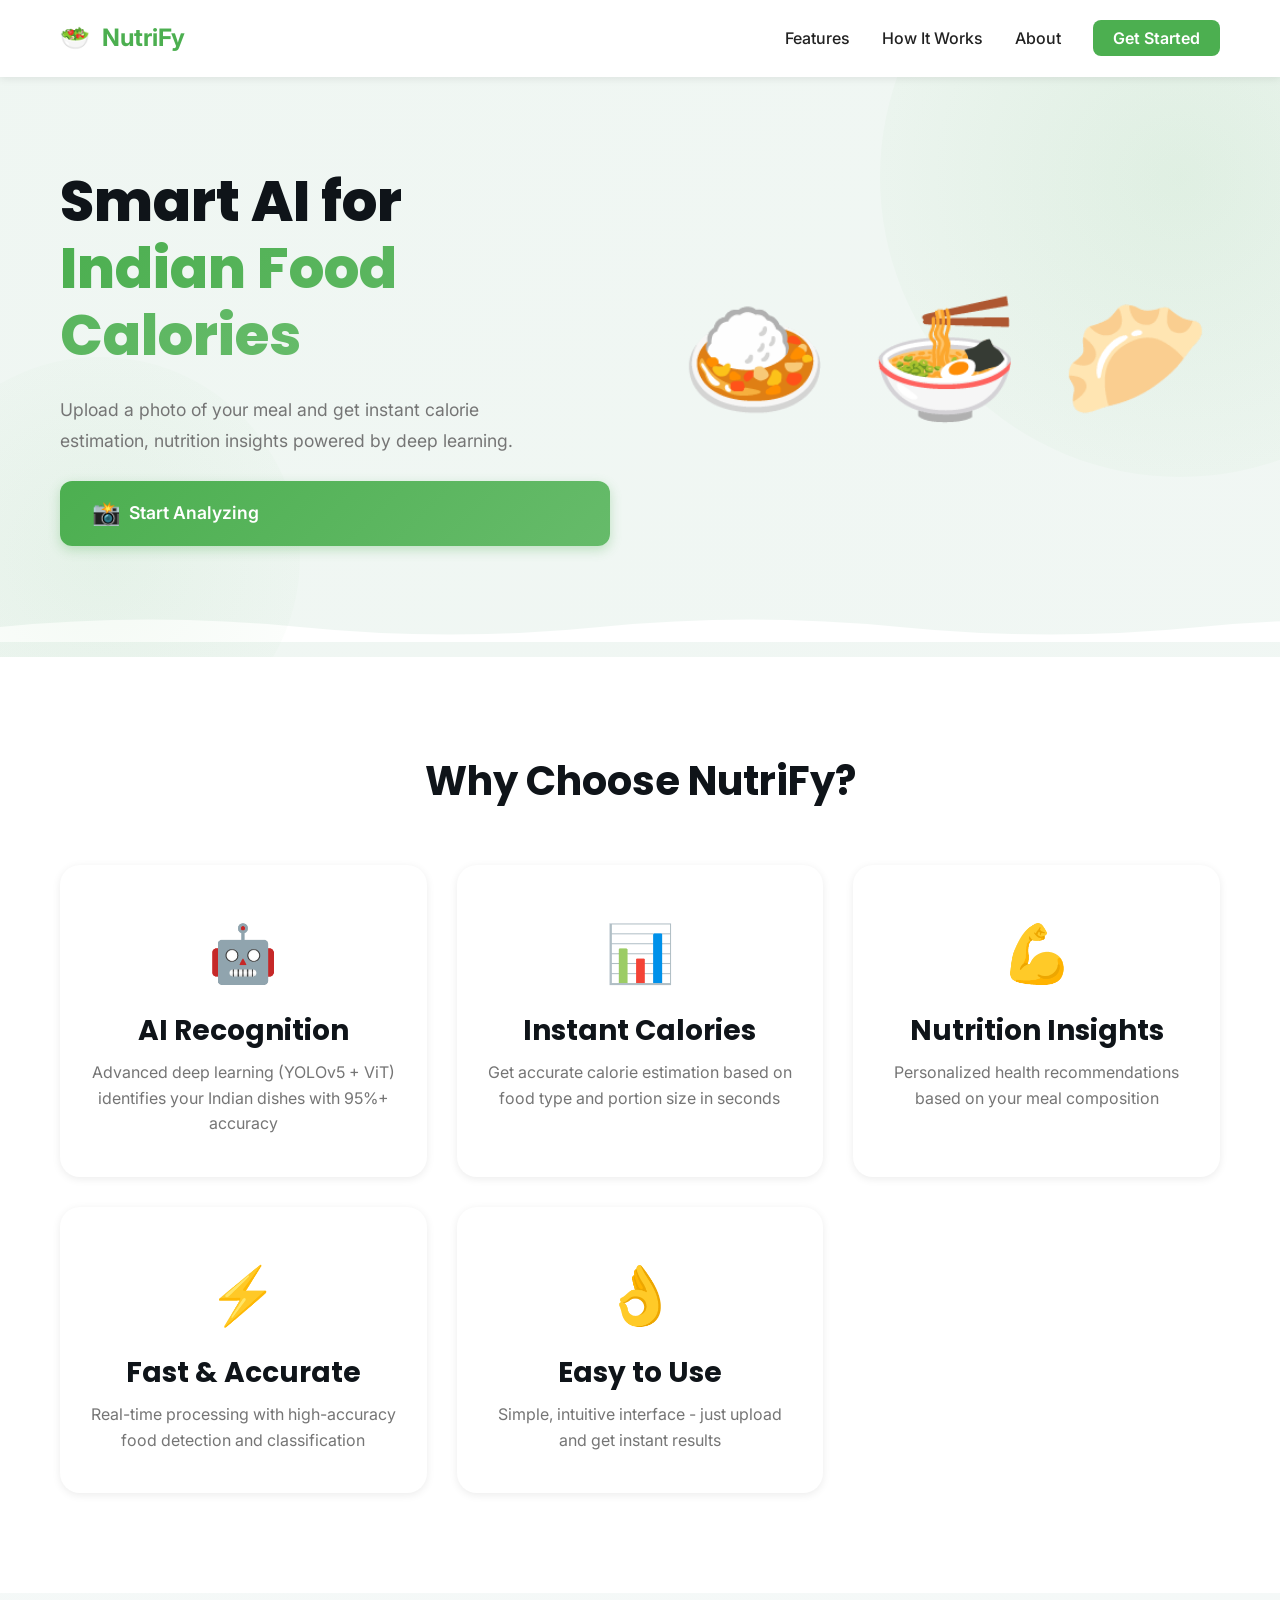
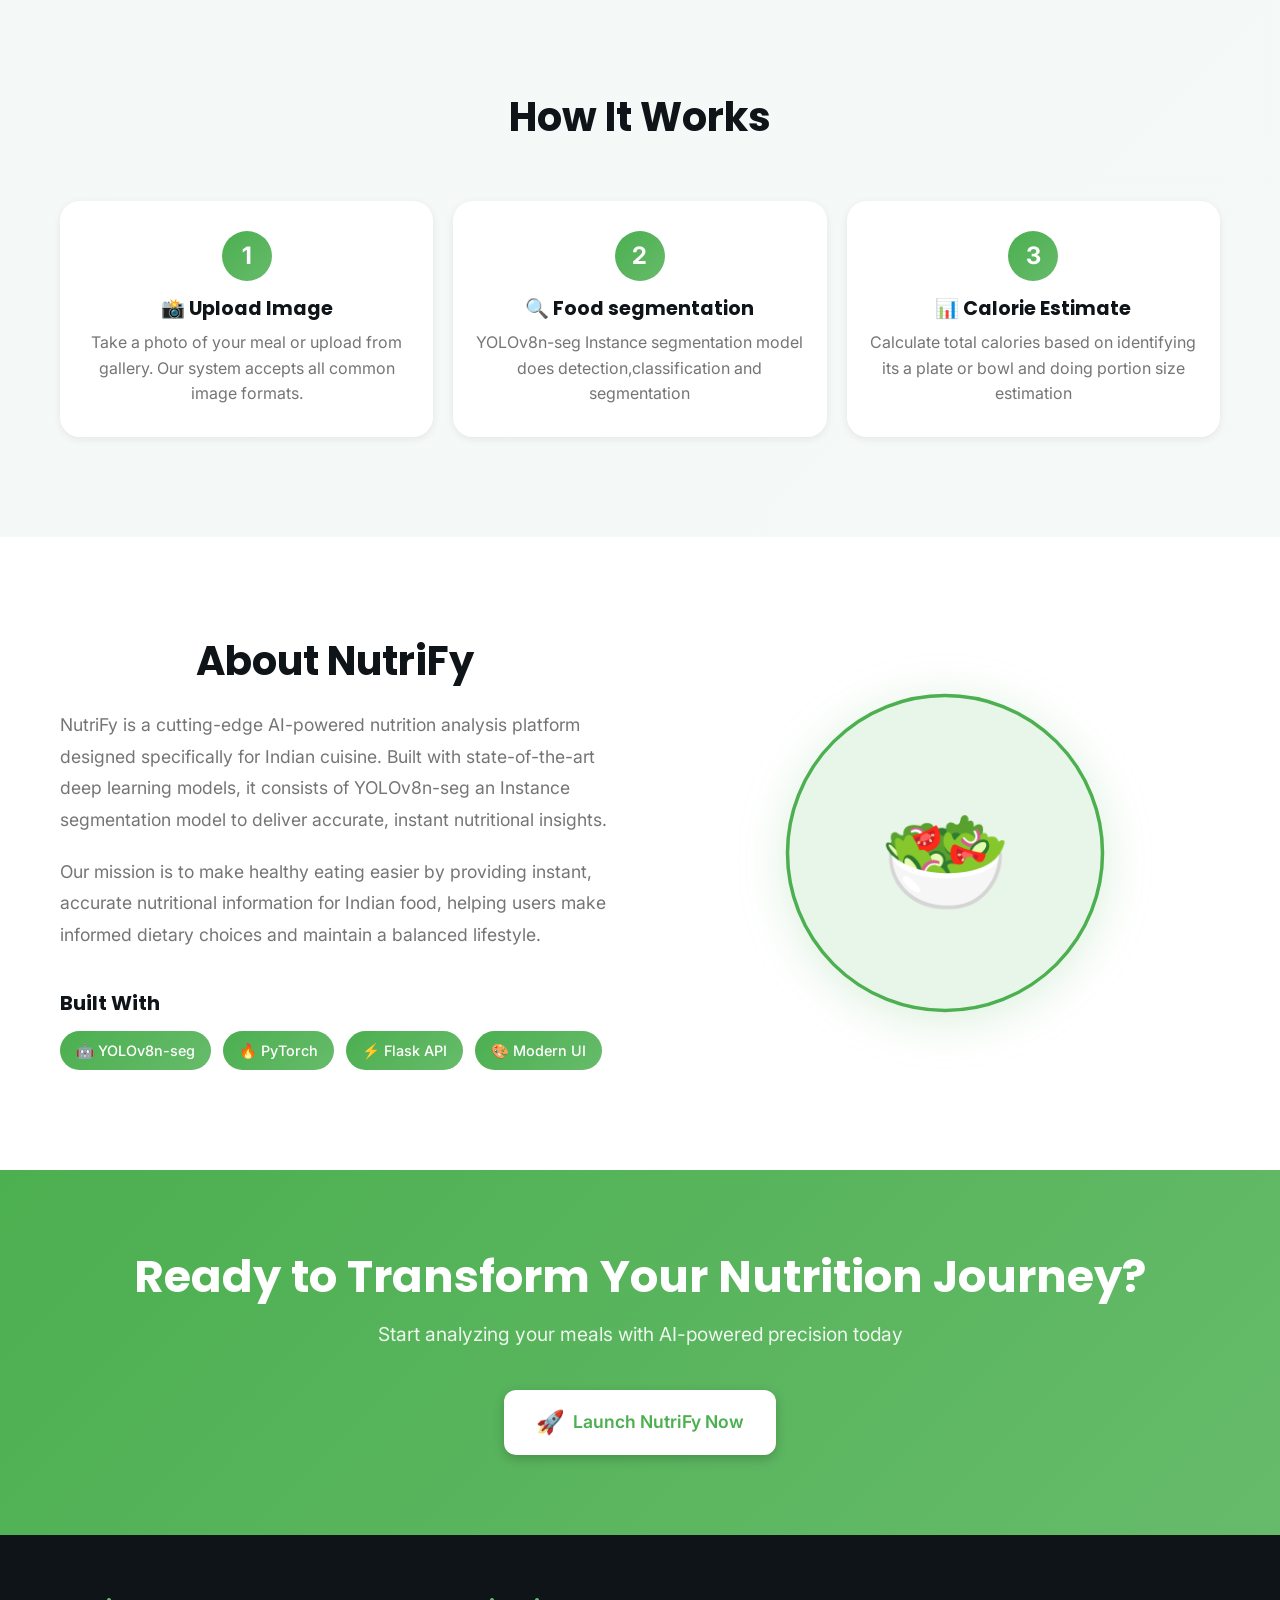
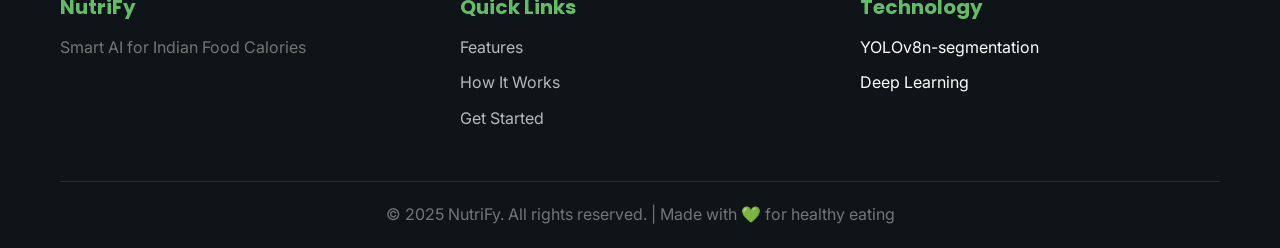
<file: frontend/index.html>
<!DOCTYPE html>
<html lang="en">
<head>
    <meta charset="UTF-8">
    <meta name="viewport" content="width=device-width, initial-scale=1.0">
    <title>NutriFy - Smart AI for Indian Food Calories</title>
    <link href="https://fonts.googleapis.com/css2?family=Poppins:wght@300;400;600;700;800&family=Inter:wght@300;400;500;600&display=swap" rel="stylesheet">
    <link rel="stylesheet" href="css/styles_v2.css">
</head>
<body>
    <!-- Navigation Bar -->
    <nav class="navbar">
        <div class="container">
            <div class="nav-wrapper">
                <div class="logo">
                    <span class="logo-icon">🥗</span>
                    <span class="logo-text">NutriFy</span>
                    
                </div>
                <ul class="nav-links">
                    <li><a href="#features" class="nav-link">Features</a></li>
                    <li><a href="#how-it-works" class="nav-link">How It Works</a></li>
                    <li><a href="#about" class="nav-link">About</a></li>
                    <li><a href="/upload" class="nav-link btn-nav">Get Started</a></li>
                </ul>
            </div>
        </div>
    </nav>

    <!-- Hero Section -->
    <section class="hero">
        <div class="container">
            <div class="hero-content">
                <div class="hero-text fade-in">
                    <h1 class="hero-title">
                        Smart AI for<br>
                        <span class="gradient-text">Indian Food Calories</span>
                    </h1>
                    <p class="hero-subtitle">
                        Upload a photo of your meal and get instant calorie estimation, nutrition insights powered by deep learning.
                    </p>
                    <a href="/upload" class="btn btn-primary btn-large fade-in-delayed-1">
                        <span class="btn-icon">📸</span>
                        Start Analyzing
                    </a>
                </div>
                <div class="hero-image fade-in-delayed-2">
                    <div class="image-placeholder">
                        <div class="animated-food">
                            <div class="food-item">🍛</div>
                            <div class="food-item">🍜</div>
                            <div class="food-item">🥟</div>
                        </div>
                    </div>
                </div>
            </div>
        </div>
        <div class="hero-wave"></div>
    </section>

    <!-- Features Section -->
    <section id="features" class="features">
        <div class="container">
            <h2 class="section-title">Why Choose NutriFy?</h2>
            <div class="features-grid">
                <!-- Feature 1: AI Recognition -->
                <div class="feature-card fade-in">
                    <div class="feature-icon ai-icon">🤖</div>
                    <h3>AI Recognition</h3>
                    <p>Advanced deep learning (YOLOv5 + ViT) identifies your Indian dishes with 95%+ accuracy</p>
                </div>

                <!-- Feature 2: Instant Calories -->
                <div class="feature-card fade-in">
                    <div class="feature-icon analytics-icon">📊</div>
                    <h3>Instant Calories</h3>
                    <p>Get accurate calorie estimation based on food type and portion size in seconds</p>
                </div>

                <!-- Feature 3: Nutrition Insights -->
                <div class="feature-card fade-in">
                    <div class="feature-icon health-icon">💪</div>
                    <h3>Nutrition Insights</h3>
                    <p>Personalized health recommendations based on your meal composition</p>
                </div>

                <!-- Feature 4: Smart Recommendations 
                <div class="feature-card fade-in">
                    <div class="feature-icon bulb-icon">💡</div>
                    <h3>Smart Recommendations</h3>
                    <p>Get intelligent suggestions to balance your daily nutrition intake</p>
                </div>-->

                <!-- Feature 5: Fast & Accurate -->
                <div class="feature-card fade-in">
                    <div class="feature-icon fast-icon">⚡</div>
                    <h3>Fast & Accurate</h3>
                    <p>Real-time processing with high-accuracy food detection and classification</p>
                </div>

                <!-- Feature 6: Easy to Use -->
                <div class="feature-card fade-in">
                    <div class="feature-icon easy-icon">👌</div>
                    <h3>Easy to Use</h3>
                    <p>Simple, intuitive interface - just upload and get instant results</p>
                </div>
            </div>
        </div>
    </section>

    <!-- How It Works Section -->
    <section id="how-it-works" class="how-it-works">
        <div class="container">
            <h2 class="section-title">How It Works</h2>
            <div class="steps-timeline">
                <!-- Step 1 -->
                <div class="timeline-item fade-in">
                    <div class="step-number">1</div>
                    <div class="step-content">
                        <h3>📸 Upload Image</h3>
                        <p>Take a photo of your meal or upload from gallery. Our system accepts all common image formats.</p>
                    </div>
                </div>

                <!-- Arrow -->
                <div class="timeline-arrow">→</div>

                <!-- Step 2 -->
                <div class="timeline-item fade-in">
                    <div class="step-number">2</div>
                    <div class="step-content">
                        <h3>🔍 Food segmentation</h3>
                        <p>YOLOv8n-seg Instance segmentation model does detection,classification and segmentation </p>
                    </div>
                </div>

                <!-- Arrow -->
                <!--<div class="timeline-arrow">→</div>-->

                <!-- Step 3 -->
                <!--<div class="timeline-item fade-in">
                    <div class="step-number">3</div>
                    <div class="step-content">
                        <h3>🧠 Classify Dishes</h3>
                        <p>Vision Transformer (ViT) classifies each food item from our Indian cuisine database.</p>
                    </div>
                </div>-->

                <!-- Arrow -->
                <div class="timeline-arrow">→</div>

                <!-- Step 4 -->
                <div class="timeline-item fade-in">
                    <div class="step-number">3</div>
                    <div class="step-content">
                        <h3>📊 Calorie Estimate</h3>
                        <p>Calculate total calories based on identifying its a plate or bowl and doing portion size estimation</p>
                    </div>
                </div>

                <!-- Arrow -->
                <div class="timeline-arrow">→</div>

                <!-- Step 5 -->
               <!-- <div class="timeline-item fade-in">
                    <div class="step-number">4</div>
                    <div class="step-content">
                        <h3>💡 Get Recommendations</h3>
                        <p>Receive personalized health insights and nutrition recommendations instantly.</p>
                    </div>
                </div>-->
            </div>
        </div>
    </section>

    <!-- About Section -->
    <section id="about" class="about">
        <div class="container">
            <div class="about-wrapper">
                <div class="about-content fade-in">
                    <h2 class="section-title">About NutriFy</h2>
                    <p>
                        NutriFy is a cutting-edge AI-powered nutrition analysis platform designed specifically for Indian cuisine. 
                        Built with state-of-the-art deep learning models, it consists of YOLOv8n-seg an Instance segmentation model 
                        to deliver accurate, instant nutritional insights.
                    </p>
                    <p>
                        Our mission is to make healthy eating easier by providing instant, accurate nutritional information for 
                        Indian food, helping users make informed dietary choices and maintain a balanced lifestyle.
                    </p>
                    <div class="tech-stack">
                        <h4>Built With</h4>
                        <div class="tech-badges">
                            <span class="badge">🤖 YOLOv8n-seg</span>
                            <span class="badge">🔥 PyTorch</span>
                            <span class="badge">⚡ Flask API</span>
                            <span class="badge">🎨 Modern UI</span>
                        </div>
                    </div>
                </div>
                <div class="about-image fade-in-delayed-1">
                    <div class="about-card">
                        <svg viewBox="0 0 200 200" class="about-illustration">
                            <circle cx="100" cy="100" r="90" fill="#e8f5e9" stroke="#4caf50" stroke-width="2"/>
                            <text x="100" y="110" text-anchor="middle" font-size="60" dominant-baseline="middle">🥗</text>
                        </svg>
                    </div>
                </div>
            </div>
        </div>
    </section>

    <!-- CTA Section -->
    <section class="cta">
        <div class="container">
            <h2>Ready to Transform Your Nutrition Journey?</h2>
            <p>Start analyzing your meals with AI-powered precision today</p>
            <a href="/upload" class="btn btn-primary btn-large">
                <span class="btn-icon">🚀</span>
                Launch NutriFy Now
            </a>
        </div>
    </section>

    <!-- Footer -->
    <footer class="footer">
        <div class="container">
            <div class="footer-content">
                <div class="footer-section">
                    <h4>NutriFy</h4>
                    <p>Smart AI for Indian Food Calories</p>
                </div>
                <div class="footer-section">
                    <h4>Quick Links</h4>
                    <ul>
                        <li><a href="#features">Features</a></li>
                        <li><a href="#how-it-works">How It Works</a></li>
                        <li><a href="/upload">Get Started</a></li>
                    </ul>
                </div>
                <div class="footer-section">
                    <h4>Technology</h4>
                    <ul>
                        <li>YOLOv8n-segmentation</li>
                        <li>Deep Learning</li>
                    </ul>
                </div>
            </div>
            <div class="footer-bottom">
                <p>&copy; 2025 NutriFy. All rights reserved. | Made with 💚 for healthy eating</p>
            </div>
        </div>
    </footer>

    <script src="js/main.js"></script>
</body>
</html>
</file>
<file: frontend/css/styles_v2.css>
/* ========================================
   NutriFy - CSS Stylesheet
   Modern, Minimal, Professional Design
   ======================================== */

/* ==================== ROOT & VARIABLES ==================== */
:root {
    --primary-color: #4caf50;
    --secondary-color: #45a049;
    --accent-color: #66bb6a;
    --dark-bg: #0f1419;
    --light-bg: #ffffff;
    --text-primary: #212121;
    --text-secondary: #757575;
    --border-color: #e0e0e0;
    --shadow-sm: 0 2px 8px rgba(0, 0, 0, 0.08);
    --shadow-md: 0 4px 16px rgba(0, 0, 0, 0.12);
    --shadow-lg: 0 8px 32px rgba(0, 0, 0, 0.16);
    --transition: all 0.3s cubic-bezier(0.4, 0, 0.2, 1);
    --radius: 12px;
    --radius-lg: 20px;
}

/* ==================== RESET & GLOBAL ==================== */
* {
    margin: 0;
    padding: 0;
    box-sizing: border-box;
}

html {
    scroll-behavior: smooth;
}

body {
    font-family: 'Inter', -apple-system, BlinkMacSystemFont, 'Segoe UI', sans-serif;
    color: var(--text-primary);
    background-color: #f8fafb;
    line-height: 1.6;
    overflow-x: hidden;
}

.container {
    max-width: 1200px;
    margin: 0 auto;
    padding: 0 20px;
}

/* ==================== TYPOGRAPHY ==================== */
h1, h2, h3, h4, h5, h6 {
    font-family: 'Poppins', sans-serif;
    font-weight: 700;
    line-height: 1.2;
}

h1 { font-size: 3.5rem; }
h2 { font-size: 2.5rem; }
h3 { font-size: 1.75rem; }
h4 { font-size: 1.25rem; }

p { color: var(--text-secondary); }

a {
    text-decoration: none;
    color: inherit;
    transition: var(--transition);
}

/* ==================== NAVIGATION ==================== */
.navbar {
    background: rgba(255, 255, 255, 0.95);
    backdrop-filter: blur(10px);
    box-shadow: var(--shadow-sm);
    position: sticky;
    top: 0;
    z-index: 100;
}

.nav-wrapper {
    display: flex;
    justify-content: space-between;
    align-items: center;
    padding: 1.2rem 0;
}

.logo {
    display: flex;
    align-items: center;
    gap: 12px;
    cursor: pointer;
    font-weight: 700;
    font-size: 1.5rem;
    color: var(--primary-color);
}
.logo-img {
    height: 40px; /* Adjust this number to make your logo bigger or smaller */
    width: auto;  /* Keeps the proportions perfect */
    object-fit: contain;
}


.nav-links {
    display: flex;
    gap: 2rem;
    list-style: none;
    align-items: center;
}

.nav-link {
    position: relative;
    color: var(--text-primary);
    font-weight: 500;
    padding: 8px 0;
    transition: var(--transition);
}

.nav-link::after {
    content: '';
    position: absolute;
    bottom: 0;
    left: 0;
    width: 0;
    height: 2px;
    background: var(--primary-color);
    transition: width 0.3s ease;
}

.nav-link:hover::after {
    width: 100%;
}

.btn-nav {
    padding: 8px 20px;
    background: var(--primary-color);
    color: white !important;
    border-radius: 8px;
    font-weight: 600;
}

.btn-nav::after {
    display: none;
}

/* ==================== BUTTONS ==================== */
.btn {
    display: inline-flex;
    align-items: center;
    gap: 8px;
    padding: 12px 24px;
    border: none;
    border-radius: var(--radius);
    cursor: pointer;
    font-weight: 600;
    transition: var(--transition);
    font-size: 1rem;
    text-decoration: none;
}

.btn-primary {
    background: linear-gradient(135deg, var(--primary-color), var(--accent-color));
    color: white;
    box-shadow: 0 4px 12px rgba(76, 175, 80, 0.3);
}

.btn-primary:hover {
    transform: translateY(-2px);
    box-shadow: 0 6px 20px rgba(76, 175, 80, 0.4);
}

.btn-primary:active {
    transform: translateY(0);
}

.btn-secondary {
    background: transparent;
    color: var(--primary-color);
    border: 2px solid var(--primary-color);
}

.btn-secondary:hover {
    background: var(--primary-color);
    color: white;
}

.btn-large {
    padding: 14px 32px;
    font-size: 1.1rem;
}

.btn-icon {
    font-size: 1.3em;
}

/* ==================== ANIMATIONS ==================== */
@keyframes fadeIn {
    from {
        opacity: 0;
        transform: translateY(20px);
    }
    to {
        opacity: 1;
        transform: translateY(0);
    }
}

@keyframes slideUp {
    from {
        opacity: 0;
        transform: translateY(40px);
    }
    to {
        opacity: 1;
        transform: translateY(0);
    }
}

@keyframes slideInLeft {
    from {
        opacity: 0;
        transform: translateX(-40px);
    }
    to {
        opacity: 1;
        transform: translateX(0);
    }
}

@keyframes slideInRight {
    from {
        opacity: 0;
        transform: translateX(40px);
    }
    to {
        opacity: 1;
        transform: translateX(0);
    }
}

@keyframes float {
    0%, 100% { transform: translateY(0); }
    50% { transform: translateY(-20px); }
}

@keyframes pulse {
    0%, 100% { transform: scale(1); }
    50% { transform: scale(1.1); }
}

@keyframes spin {
    from { transform: rotate(0deg); }
    to { transform: rotate(360deg); }
}

@keyframes shimmer {
    0% {
        background-position: -1000px 0;
    }
    100% {
        background-position: 1000px 0;
    }
}

@keyframes wave {
    0%, 100% { transform: translateY(0); }
    50% { transform: translateY(-30px); }
}

.fade-in {
    animation: fadeIn 0.6s ease-out forwards;
    opacity: 0;
}

.fade-in-delayed-1 {
    animation: fadeIn 0.6s ease-out 0.2s forwards;
    opacity: 0;
}

.fade-in-delayed-2 {
    animation: fadeIn 0.6s ease-out 0.4s forwards;
    opacity: 0;
}

.slide-up {
    animation: slideUp 0.6s ease-out forwards;
    opacity: 0;
}

.animate-float {
    animation: float 3s ease-in-out infinite;
}

.hidden {
    display: none !important;
}

/* ==================== HERO SECTION ==================== */
.hero {
    position: relative;
    padding: 80px 0 100px;
    background: linear-gradient(135deg, rgba(76, 175, 80, 0.05), rgba(102, 187, 106, 0.05));
    overflow: hidden;
}

.hero::before {
    content: '';
    position: absolute;
    width: 600px;
    height: 600px;
    background: radial-gradient(circle, rgba(76, 175, 80, 0.1), transparent);
    border-radius: 50%;
    top: -200px;
    right: -200px;
    z-index: 0;
}

.hero::after {
    content: '';
    position: absolute;
    width: 400px;
    height: 400px;
    background: radial-gradient(circle, rgba(102, 187, 106, 0.08), transparent);
    border-radius: 50%;
    bottom: -100px;
    left: -100px;
    z-index: 0;
}

.hero .container {
    position: relative;
    z-index: 1;
}

.hero-content {
    display: grid;
    grid-template-columns: 1fr 1fr;
    gap: 60px;
    align-items: center;
}

.hero-text {
    display: flex;
    flex-direction: column;
    gap: 24px;
}

.hero-title {
    font-size: 3.5rem;
    line-height: 1.2;
    color: var(--dark-bg);
    font-weight: 800;
}

.gradient-text {
    background: linear-gradient(135deg, var(--primary-color), var(--accent-color));
    -webkit-background-clip: text;
    -webkit-text-fill-color: transparent;
    background-clip: text;
}

.hero-subtitle {
    font-size: 1.1rem;
    color: var(--text-secondary);
    max-width: 500px;
    line-height: 1.8;
}

.hero-image {
    display: flex;
    justify-content: center;
    align-items: center;
    height: 400px;
}

.image-placeholder {
    position: relative;
    width: 100%;
    height: 100%;
}

.animated-food {
    display: flex;
    justify-content: center;
    align-items: center;
    gap: 40px;
    height: 100%;
}

.food-item {
    font-size: 120px;
    animation: float 3s ease-in-out infinite;
}

.food-item:nth-child(2) {
    animation-delay: 0.3s;
}

.food-item:nth-child(3) {
    animation-delay: 0.6s;
}

.hero-wave {
    position: absolute;
    bottom: 0;
    left: 0;
    right: 0;
    height: 60px;
    background: url("data:image/svg+xml,%3Csvg xmlns='http://www.w3.org/2000/svg' viewBox='0 0 1200 60'%3E%3Cpath d='M0,30 Q300,0 600,30 T1200,30 L1200,60 L0,60 Z' fill='white'/%3E%3C/svg%3E") repeat-x;
    background-size: 600px 60px;
    animation: wave 10s linear infinite;
}

/* ==================== FEATURES SECTION ==================== */
.features {
    padding: 100px 0;
    background: white;
    position: relative;
    z-index: 2;
}

.section-title {
    text-align: center;
    margin-bottom: 60px;
    font-size: 2.5rem;
    color: var(--dark-bg);
}

.features-grid {
    display: grid;
    grid-template-columns: repeat(auto-fit, minmax(300px, 1fr));
    gap: 30px;

  
    align-items: stretch;
}

.feature-card {
    background: white;
    padding: 40px 30px;
    border-radius: var(--radius-lg);
    box-shadow: var(--shadow-sm);
    text-align: center;
    transition: var(--transition);
    border-top: 4px solid transparent;

   
    height: 100%;
    display: flex;
    flex-direction: column;
    justify-content: space-between;
}

.feature-card:hover {
    transform: translateY(-8px);
    box-shadow: var(--shadow-lg);
    border-top-color: var(--primary-color);
}

.feature-icon {
    font-size: 3.5rem;
    margin-bottom: 16px;
    display: inline-block;
    animation: float 3s ease-in-out infinite;
}

.feature-card h3 {
    margin-bottom: 12px;
    color: var(--dark-bg);
}

/* ==================== HOW IT WORKS ==================== */
.how-it-works {
    padding: 100px 0;
    background: linear-gradient(135deg, rgba(76, 175, 80, 0.02), rgba(102, 187, 106, 0.02));
}

.steps-timeline {
    display: grid;
    grid-template-columns: repeat(auto-fit, minmax(200px, 1fr));
    gap: 20px;
    align-items: center;
}

.timeline-item {
    background: white;
    padding: 30px 20px;
    border-radius: var(--radius-lg);
    text-align: center;
    box-shadow: var(--shadow-sm);
    position: relative;
    transition: var(--transition);
}

.timeline-item:hover {
    box-shadow: var(--shadow-md);
    transform: translateY(-4px);
}

.step-number {
    display: inline-flex;
    align-items: center;
    justify-content: center;
    width: 50px;
    height: 50px;
    background: linear-gradient(135deg, var(--primary-color), var(--accent-color));
    color: white;
    border-radius: 50%;
    font-weight: 700;
    font-size: 1.5rem;
    margin-bottom: 16px;
}

.timeline-item h3 {
    font-size: 1.2rem;
    margin-bottom: 10px;
    color: var(--dark-bg);
}

.timeline-arrow {
    font-size: 2rem;
    color: var(--primary-color);
    text-align: center;
    display: none;
}

@media (max-width: 768px) {
    .timeline-arrow {
        display: block;
        transform: rotate(90deg);
    }
}

/* ==================== ABOUT SECTION ==================== */
.about {
    padding: 100px 0;
    background: white;
}

.about-wrapper {
    display: grid;
    grid-template-columns: 1fr 1fr;
    gap: 60px;
    align-items: center;
}

.about-content h2 {
    margin-bottom: 24px;
    color: var(--dark-bg);
}

.about-content p {
    font-size: 1.1rem;
    margin-bottom: 20px;
    line-height: 1.8;
}

.tech-stack {
    margin-top: 40px;
}

.tech-stack h4 {
    margin-bottom: 16px;
    color: var(--dark-bg);
}

.tech-badges {
    display: flex;
    flex-wrap: wrap;
    gap: 12px;
}

.badge {
    background: linear-gradient(135deg, var(--primary-color), var(--accent-color));
    color: white;
    padding: 8px 16px;
    border-radius: 20px;
    font-size: 0.9rem;
    font-weight: 500;
}

.about-image {
    display: flex;
    justify-content: center;
}

.about-card {
    position: relative;
    width: 350px;
    height: 350px;
}

.about-illustration {
    width: 100%;
    height: 100%;
    filter: drop-shadow(0 8px 24px rgba(76, 175, 80, 0.2));
}

/* ==================== CTA SECTION ==================== */
.cta {
    padding: 80px 0;
    background: linear-gradient(135deg, var(--primary-color), var(--accent-color));
    color: white;
    text-align: center;
}

.cta h2 {
    font-size: 2.8rem;
    margin-bottom: 16px;
    color: white;
}

.cta p {
    font-size: 1.2rem;
    margin-bottom: 40px;
    color: rgba(255, 255, 255, 0.9);
}

.cta .btn-primary {
    background: white;
    color: var(--primary-color);
    box-shadow: 0 4px 12px rgba(0, 0, 0, 0.2);
}

.cta .btn-primary:hover {
    box-shadow: 0 6px 20px rgba(0, 0, 0, 0.3);
}

/* ==================== FOOTER ==================== */
.footer {
    background: var(--dark-bg);
    color: white;
    padding: 60px 0 20px;
}

.footer-content {
    display: grid;
    grid-template-columns: repeat(auto-fit, minmax(200px, 1fr));
    gap: 40px;
    margin-bottom: 40px;
}

.footer-section h4 {
    margin-bottom: 16px;
    color: var(--accent-color);
}

.footer-section ul {
    list-style: none;
}

.footer-section ul li {
    margin-bottom: 10px;
}

.footer-section a {
    color: rgba(255, 255, 255, 0.7);
}

.footer-section a:hover {
    color: var(--accent-color);
}

.footer-bottom {
    border-top: 1px solid rgba(255, 255, 255, 0.1);
    padding-top: 20px;
    text-align: center;
    color: rgba(255, 255, 255, 0.6);
}

/* ==================== UPLOAD SECTION ==================== */
.upload-section {
    padding: 60px 0;
    min-height: 80vh;
    display: flex;
    align-items: center;
}

.upload-container {
    max-width: 700px;
    margin: 0 auto;
    text-align: center;
}

.upload-title {
    font-size: 2.5rem;
    margin-bottom: 12px;
    color: var(--dark-bg);
}

.upload-subtitle {
    font-size: 1.1rem;
    color: var(--text-secondary);
    margin-bottom: 40px;
}

.upload-area {
    border: 3px dashed var(--primary-color);
    border-radius: var(--radius-lg);
    padding: 60px 40px;
    text-align: center;
    background: linear-gradient(135deg, rgba(76, 175, 80, 0.02), rgba(102, 187, 106, 0.02));
    cursor: pointer;
    transition: var(--transition);
    position: relative;
}

.upload-area:hover {
    background: linear-gradient(135deg, rgba(76, 175, 80, 0.05), rgba(102, 187, 106, 0.05));
    border-color: var(--accent-color);
}

.upload-area:active {
    background: linear-gradient(135deg, rgba(76, 175, 80, 0.08), rgba(102, 187, 106, 0.08));
}

.upload-icon {
    font-size: 4rem;
    margin-bottom: 20px;
}

.upload-area h2 {
    font-size: 1.5rem;
    margin-bottom: 8px;
    color: var(--dark-bg);
}

.upload-hint {
    color: var(--text-secondary);
    font-size: 0.95rem;
}

.file-input {
    cursor: pointer;
}

/* ==================== PREVIEW CONTAINER ==================== */
.preview-container {
    background: white;
    border-radius: var(--radius-lg);
    padding: 40px;
    margin-top: 40px;
    box-shadow: var(--shadow-md);
}

.preview-content {
    display: grid;
    grid-template-columns: 1fr 1fr;
    gap: 40px;
    align-items: center;
}

.preview-image-wrapper {
    position: relative;
    overflow: hidden;
    border-radius: var(--radius-lg);
    max-height: 400px;
}

.preview-image {
    width: 100%;
    height: auto;
    object-fit: cover;
    border-radius: var(--radius-lg);
    display: block;
}

.btn-remove {
    position: absolute;
    top: 12px;
    right: 12px;
    width: 40px;
    height: 40px;
    border-radius: 50%;
    background: rgba(0, 0, 0, 0.5);
    border: none;
    color: white;
    font-size: 1.5rem;
    cursor: pointer;
    transition: var(--transition);
    display: flex;
    align-items: center;
    justify-content: center;
}

.btn-remove:hover {
    background: rgba(0, 0, 0, 0.8);
}

.preview-info h3 {
    text-align: left;
    margin-bottom: 8px;
    color: var(--dark-bg);
}

.file-name {
    font-size: 1.2rem;
    word-break: break-all;
}

.file-size {
    color: var(--text-secondary);
    font-size: 0.9rem;
    margin-bottom: 24px;
}

/* ==================== LOADING STATE ==================== */
.loading-overlay {
    position: fixed;
    top: 0;
    left: 0;
    right: 0;
    bottom: 0;
    background: rgba(0, 0, 0, 0.7);
    display: flex;
    align-items: center;
    justify-content: center;
    z-index: 1000;
    backdrop-filter: blur(4px);
}

.loading-content {
    background: white;
    border-radius: var(--radius-lg);
    padding: 60px 40px;
    text-align: center;
    max-width: 400px;
    box-shadow: var(--shadow-lg);
}

.spinner {
    width: 60px;
    height: 60px;
    border: 4px solid rgba(76, 175, 80, 0.2);
    border-top-color: var(--primary-color);
    border-radius: 50%;
    animation: spin 1s linear infinite;
    margin: 0 auto 20px;
}

.loading-content h2 {
    margin-bottom: 8px;
    color: var(--dark-bg);
}

.loading-content p {
    color: var(--text-secondary);
    margin-bottom: 24px;
}

.progress-bar {
    width: 100%;
    height: 6px;
    background: rgba(76, 175, 80, 0.1);
    border-radius: 3px;
    overflow: hidden;
}

.progress-fill {
    height: 100%;
    background: linear-gradient(90deg, var(--primary-color), var(--accent-color));
    animation: shimmer 2s infinite;
    background-size: 1000px 100%;
}

/* ==================== ERROR DIALOG ==================== */
.error-dialog {
    position: fixed;
    top: 50%;
    left: 50%;
    transform: translate(-50%, -50%);
    background: white;
    border-radius: var(--radius-lg);
    padding: 40px;
    max-width: 400px;
    box-shadow: var(--shadow-lg);
    z-index: 999;
    text-align: center;
}

.error-icon {
    font-size: 3rem;
    margin-bottom: 16px;
}

.error-dialog h2 {
    color: #d32f2f;
    margin-bottom: 12px;
}

.error-dialog p {
    margin-bottom: 24px;
    color: var(--text-secondary);
}

/* ==================== INFO SECTION ==================== */
.info-section {
    padding: 60px 0;
    background: white;
}

.info-grid {
    display: grid;
    grid-template-columns: repeat(auto-fit, minmax(250px, 1fr));
    gap: 30px;
}

.info-card {
    background: linear-gradient(135deg, rgba(76, 175, 80, 0.05), rgba(102, 187, 106, 0.05));
    padding: 30px;
    border-radius: var(--radius-lg);
    border-left: 4px solid var(--primary-color);
}

.info-card h3 {
    color: var(--dark-bg);
    margin-bottom: 12px;
}

/* ==================== RESULTS SECTION ==================== */
.results-section {
    padding: 80px 0;
    background: white;
}

.results-container {
    max-width: 900px;
    margin: 0 auto;
}

.results-title {
    text-align: center;
    margin-bottom: 40px;
    font-size: 2.5rem;
    color: var(--dark-bg);
}

.results-main-card {
    background: white;
    border-radius: var(--radius-lg);
    padding: 40px;
    box-shadow: var(--shadow-lg);
    margin-bottom: 40px;
    border: 1px solid rgba(76, 175, 80, 0.1);
    display: grid;
    grid-template-columns: 1fr 1fr;
    gap: 40px;
    align-items: start;
}

.results-image-section {
    flex-shrink: 0;
}

.results-content {
    display: flex;
    flex-direction: column;
    gap: 0;
}

.result-image-wrapper {
    overflow: hidden;
    border-radius: var(--radius-lg);
    max-height: 350px;
}

.result-image {
    width: 100%;
    height: auto;
    object-fit: cover;
    border-radius: var(--radius-lg);
}

.result-item {
    display: flex;
    gap: 20px;
    padding: 24px 0;
    border-bottom: 1px solid var(--border-color);
    align-items: flex-start;
}

.result-item:last-child {
    border-bottom: none;
}

.result-item.highlighted {
    background: linear-gradient(135deg, rgba(76, 175, 80, 0.05), rgba(102, 187, 106, 0.05));
    padding: 24px;
    border-radius: var(--radius);
    margin: 12px 0;
    border: none !important;
}

.result-label-icon {
    font-size: 2rem;
    flex-shrink: 0;
    margin-top: 4px;
}

.result-label {
    margin-bottom: 8px;
    color: var(--dark-bg);
    font-size: 1.1rem;
}

.food-items-list {
    display: flex;
    flex-wrap: wrap;
    gap: 10px;
}

.food-item-tag {
    display: inline-block;
    background: linear-gradient(135deg, var(--primary-color), var(--accent-color));
    color: white;
    padding: 8px 16px;
    border-radius: 20px;
    font-weight: 500;
    font-size: 0.95rem;
}

.calorie-value {
    font-size: 2.5rem;
    font-weight: 800;
    color: var(--primary-color);
    margin-bottom: 4px;
}

.calorie-info {
    font-size: 0.9rem;
    color: var(--text-secondary);
}

.recommendation-text {
    font-size: 1.1rem;
    color: var(--primary-color);
    font-weight: 500;
}

.portion-text {
    font-size: 1.5rem;
    font-weight: 700;
    color: var(--dark-bg);
    margin-bottom: 4px;
}

.portion-info {
    font-size: 0.9rem;
    color: var(--text-secondary);
}

/* ==================== ANALYSIS GRID ==================== */
.analysis-grid {
    display: grid;
    grid-template-columns: repeat(auto-fit, minmax(250px, 1fr));
    gap: 24px;
    margin-bottom: 40px;
}

.analysis-card {
    background: white;
    padding: 30px;
    border-radius: var(--radius-lg);
    box-shadow: var(--shadow-sm);
    border: 1px solid var(--border-color);
    transition: var(--transition);
}

.analysis-card:hover {
    box-shadow: var(--shadow-md);
    transform: translateY(-4px);
}

.card-title {
    margin-bottom: 20px;
    color: var(--dark-bg);
    font-size: 1.2rem;
}

.nutrition-summary {
    display: grid;
    grid-template-columns: repeat(3, 1fr);
    gap: 16px;
    text-align: center;
}

.nutrition-stat {
    padding: 16px;
    background: rgba(76, 175, 80, 0.05);
    border-radius: var(--radius);
    border-left: 3px solid var(--primary-color);
}

.stat-label {
    display: block;
    font-size: 0.85rem;
    color: var(--text-secondary);
    margin-bottom: 8px;
    font-weight: 500;
}

.stat-value {
    display: block;
    font-size: 1.8rem;
    font-weight: 700;
    color: var(--primary-color);
}

.tips-list {
    list-style: none;
}

.tips-list li {
    padding: 12px 0;
    color: var(--text-primary);
    font-size: 0.95rem;
    border-bottom: 1px solid var(--border-color);
}

.tips-list li:last-child {
    border-bottom: none;
}

.category-badge {
    display: inline-block;
    background: linear-gradient(135deg, var(--primary-color), var(--accent-color));
    color: white;
    padding: 12px 24px;
    border-radius: 20px;
    margin-bottom: 16px;
    font-weight: 600;
}

.category-text {
    font-size: 1.1rem;
}

.category-description {
    font-size: 0.9rem;
    color: var(--text-secondary);
    margin-top: 12px;
}

.rating-container {
    text-align: center;
}

.rating-stars {
    font-size: 2rem;
    margin-bottom: 12px;
    letter-spacing: 4px;
}

.star.filled {
    color: #ffc107;
}

.star.half {
    color: #ff9800;
}

.star.empty {
    color: #e0e0e0;
}

.rating-text {
    color: var(--text-secondary);
    font-weight: 500;
}

/* ==================== RESULTS ACTIONS ==================== */
.results-actions {
    display: flex;
    gap: 16px;
    margin-bottom: 40px;
    flex-wrap: wrap;
}

.results-actions .btn {
    flex: 1;
    min-width: 200px;
}

.share-section {
    text-align: center;
    padding: 40px 0;
    border-top: 1px solid var(--border-color);
}

.share-section p {
    margin-bottom: 20px;
    color: var(--text-secondary);
}

.share-buttons {
    display: flex;
    gap: 12px;
    justify-content: center;
}

.btn-share {
    width: 44px;
    height: 44px;
    border-radius: 50%;
    border: 2px solid var(--primary-color);
    background: white;
    color: var(--primary-color);
    font-weight: 700;
    font-size: 1.2rem;
    cursor: pointer;
    transition: var(--transition);
    display: flex;
    align-items: center;
    justify-content: center;
}

.btn-share:hover {
    background: var(--primary-color);
    color: white;
    transform: translateY(-2px);
}

/* ==================== SIMILAR FOODS ==================== */
.similar-foods {
    padding: 80px 0;
    background: linear-gradient(135deg, rgba(76, 175, 80, 0.02), rgba(102, 187, 106, 0.02));
}

.foods-carousel {
    display: grid;
    grid-template-columns: repeat(auto-fit, minmax(200px, 1fr));
    gap: 24px;
}

.food-card {
    background: white;
    border-radius: var(--radius-lg);
    padding: 24px;
    text-align: center;
    box-shadow: var(--shadow-sm);
    transition: var(--transition);
    cursor: pointer;
}

.food-card:hover {
    transform: translateY(-8px);
    box-shadow: var(--shadow-md);
}

.food-image {
    font-size: 4rem;
    margin-bottom: 16px;
    animation: float 3s ease-in-out infinite;
}

.food-card h4 {
    margin-bottom: 8px;
    color: var(--dark-bg);
}

.food-card p {
    color: var(--primary-color);
    font-weight: 600;
}

/* ==================== RESPONSIVE ==================== */
@media (max-width: 768px) {
    h1 { font-size: 2.2rem; }
    h2 { font-size: 1.8rem; }
    h3 { font-size: 1.4rem; }

    .nav-links {
        gap: 1rem;
    }

    .hero-content {
        grid-template-columns: 1fr;
        gap: 40px;
    }

    .hero-title {
        font-size: 2.2rem;
    }

    .hero-image {
        height: 300px;
    }

    .animated-food {
        gap: 20px;
    }

    .food-item {
        font-size: 80px;
    }

    .about-wrapper {
        grid-template-columns: 1fr;
        gap: 40px;
    }

    .about-card {
        width: 100%;
        max-width: 300px;
        margin: 0 auto;
    }

    .preview-content {
        grid-template-columns: 1fr;
        gap: 24px;
    }

    .steps-timeline {
        gap: 16px;
    }

    .feature-card {
        padding: 24px 16px;
    }

    .feature-icon {
        font-size: 2.5rem;
    }

    .upload-area {
        padding: 40px 20px;
    }

    .upload-icon {
        font-size: 3rem;
    }

    .results-main-card {
        padding: 24px;
        grid-template-columns: 1fr;
        gap: 24px;
    }

    .analysis-grid {
        grid-template-columns: 1fr;
    }

    .nutrition-summary {
        grid-template-columns: 1fr;
    }

    .results-actions {
        flex-direction: column;
    }

    .results-actions .btn {
        width: 100%;
    }

    .footer-content {
        gap: 24px;
    }
}

@media (max-width: 480px) {
    h1 { font-size: 1.8rem; }
    h2 { font-size: 1.5rem; }

    .container {
        padding: 0 16px;
    }

    .nav-links {
        gap: 0.5rem;
        font-size: 0.9rem;
    }

    .hero {
        padding: 40px 0 60px;
    }

    .features-grid,
    .analysis-grid,
    .foods-carousel {
        grid-template-columns: 1fr;
    }

    .upload-area {
        padding: 30px 16px;
    }

    .results-main-card {
        padding: 16px;
        grid-template-columns: 1fr;
        gap: 16px;
    }

    .result-item {
        flex-direction: column;
        align-items: center;
        text-align: center;
    }

    .calorie-value {
        font-size: 2rem;
    }
}
/* ==================== BULLETPROOF GRID UI ==================== */
.interactive-list-container {
    display: flex;
    flex-direction: column;
    gap: 12px;
    margin-top: 12px;
    width: 100%;
}

.food-row {
    /* ABANDON FLEXBOX - USE GRID INSTEAD */
    display: grid;
    /* Column 1: Name, Column 2: Buttons, Column 3: Exactly 80px for calories */
    grid-template-columns: 1fr max-content 80px; 
    gap: 15px;
    align-items: center;
    background: #f8fdf8;
    padding: 12px 15px;
    border-radius: 8px;
    border: 1px solid #d1e7d1;
    width: 100%;
}

.food-name {
    font-weight: 600;
    color: var(--dark-bg);
    word-break: break-word; /* If a name is too long, it wraps instead of pushing the buttons */
    line-height: 1.3;
}

.counter {
    display: flex;
    align-items: center;
    gap: 8px;
}

.counter button {
    background: var(--primary-color);
    color: white;
    border: none;
    border-radius: 6px;
    width: 32px;
    height: 32px;
    font-size: 18px;
    font-weight: bold;
    cursor: pointer;
    display: flex;
    align-items: center;
    justify-content: center;
}

.counter button:hover {
    background: var(--secondary-color);
}

.counter input {
    width: 40px;
    text-align: center;
    border: 1px solid var(--border-color);
    border-radius: 6px;
    height: 32px;
    font-weight: bold;
    font-size: 1rem;
    color: var(--dark-bg);
}

.food-cals {
    font-weight: 700;
    color: var(--primary-color);
    text-align: right;
}

/* On very small phones, stack the grid into 2 rows */
@media (max-width: 480px) {
    .food-row {
        grid-template-columns: 1fr 80px; /* Name takes left, Cals take right */
        gap: 10px;
    }
    .food-name {
        grid-column: 1 / 2;
    }
    .food-cals {
        grid-column: 2 / 3;
    }
    .counter {
        grid-column: 1 / 3; /* Buttons drop to their own row at the bottom */
        justify-content: flex-start;
        margin-top: 5px;
    }
}

.feature-card p {
    flex-grow: 1;
}
</file>
